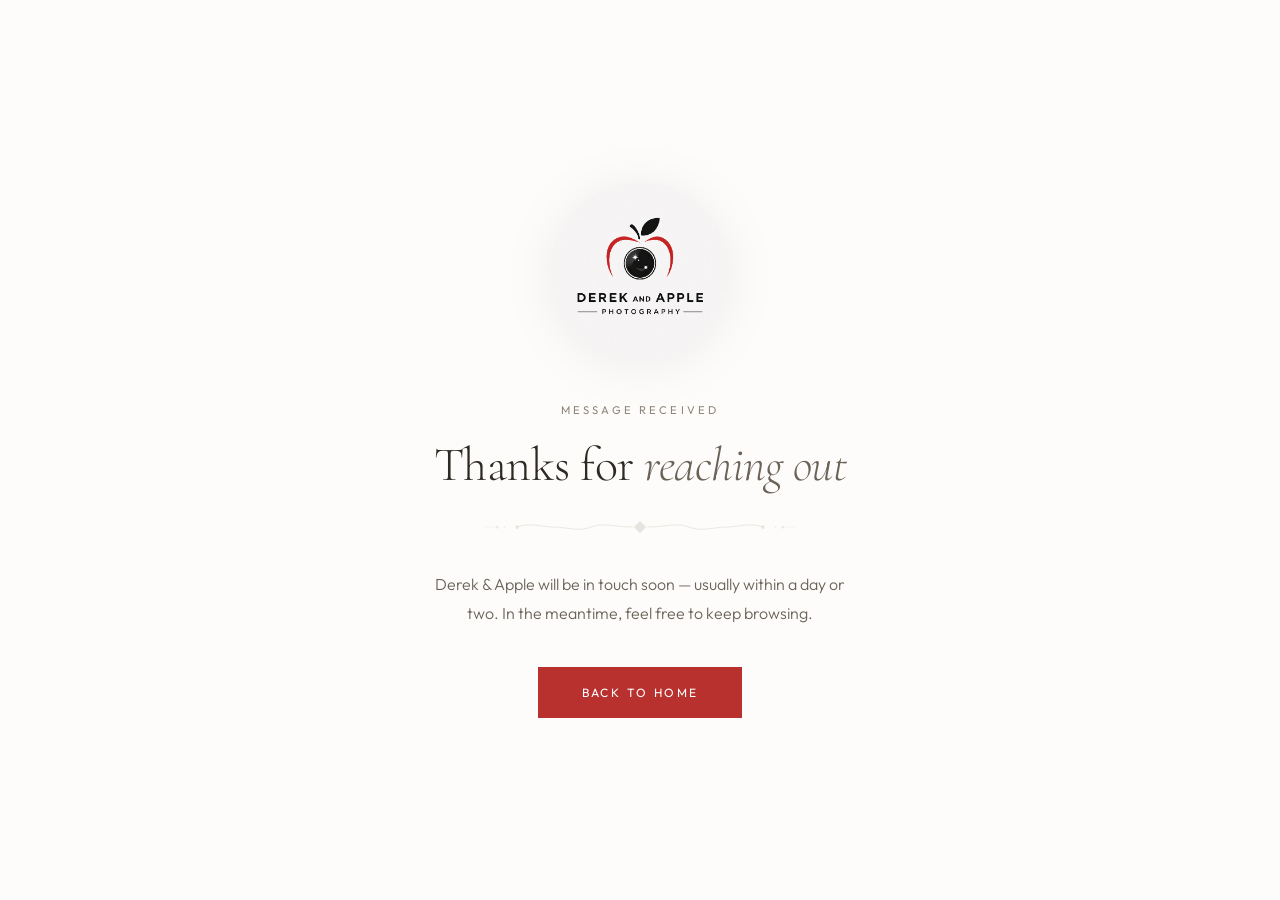
<file: success.html>
<!DOCTYPE html>
<html lang="en">
<head>
<meta charset="UTF-8">
<meta name="viewport" content="width=device-width, initial-scale=1.0">
<title>Thanks for reaching out — Derek &amp; Apple Photography</title>
<link rel="preconnect" href="https://fonts.googleapis.com">
<link href="https://fonts.googleapis.com/css2?family=Cormorant+Garamond:ital,wght@0,300;0,400;0,600;1,300;1,400&family=Outfit:wght@300;400;500&display=swap" rel="stylesheet">
<style>
  :root {
    --bg:      #fdfcfa;
    --surface: #f7f5f0;
    --s200: #e8e4de;
    --s300: #d4cec5;
    --s400: #b5ada1;
    --s500: #8f867a;
    --s600: #6b6358;
    --s800: #2d2923;
    --red:     #b8312f;
    --red-hov: #9a2826;
    --fd: 'Cormorant Garamond', Georgia, serif;
    --fb: 'Outfit', system-ui, sans-serif;
  }
  *, *::before, *::after { box-sizing: border-box; margin: 0; padding: 0; }
  body {
    font-family: var(--fb);
    background: var(--bg);
    color: var(--s800);
    font-weight: 300;
    line-height: 1.6;
    min-height: 100svh;
    display: flex;
    align-items: center;
    justify-content: center;
    padding: 2rem;
    -webkit-font-smoothing: antialiased;
  }
  .success-card {
    max-width: 520px;
    text-align: center;
    padding: 2rem 1rem;
  }
  .success-logo-circle {
    width: clamp(120px, 22vw, 180px);
    height: clamp(120px, 22vw, 180px);
    margin: 0 auto 2.5rem;
    background: #fff;
    border-radius: 50%;
    overflow: hidden;
    display: flex;
    align-items: center;
    justify-content: center;
    filter: drop-shadow(0 4px 24px rgba(0,0,0,0.06));
  }
  .success-logo {
    width: 100%;
    height: 100%;
    object-fit: cover;
    display: block;
  }
  .eyebrow {
    font-size: 0.7rem;
    font-weight: 400;
    letter-spacing: 0.28em;
    text-transform: uppercase;
    color: var(--s500);
    margin-bottom: 1.25rem;
  }
  h1 {
    font-family: var(--fd);
    font-size: clamp(2rem, 5vw, 3rem);
    font-weight: 300;
    line-height: 1.1;
    letter-spacing: -0.01em;
    color: var(--s800);
    margin-bottom: 1.5rem;
  }
  h1 em { font-style: italic; color: var(--s600); }
  .lede {
    font-size: 1rem;
    color: var(--s600);
    max-width: 420px;
    margin: 0 auto 2.5rem;
    line-height: 1.78;
  }
  .home-link {
    display: inline-block;
    font-size: 0.75rem;
    font-weight: 400;
    letter-spacing: 0.2em;
    text-transform: uppercase;
    color: white;
    background: var(--red);
    padding: 1rem 2.75rem;
    text-decoration: none;
    transition: background 0.3s, transform 0.2s;
  }
  .home-link:hover { background: var(--red-hov); transform: translateY(-2px); }

  /* Divider — same flourish as section dividers */
  .art-divider {
    display: block;
    width: 100%;
    max-width: 320px;
    margin: 0 auto 2rem;
    color: var(--s300);
  }

  @media (max-width: 640px) {
    .home-link { display: block; width: 100%; max-width: 300px; margin: 0 auto; }
  }
</style>
</head>
<body>
  <div class="success-card">
    <div class="success-logo-circle">
      <img class="success-logo" src="assets/logo/logo.png" alt="Derek &amp; Apple Photography">
    </div>
    <p class="eyebrow">Message Received</p>
    <h1>Thanks for <em>reaching out</em></h1>
    <svg class="art-divider" viewBox="0 0 520 36" fill="none" xmlns="http://www.w3.org/2000/svg">
      <polygon points="260,8 270,18 260,28 250,18" fill="currentColor" opacity="0.5"/>
      <path d="M248,18 C220,18 200,10 180,18 C160,26 140,18 120,18 C100,18 80,10 60,18" stroke="currentColor" stroke-width="1.2" fill="none" opacity="0.6"/>
      <circle cx="60" cy="18" r="3" fill="currentColor" opacity="0.45"/>
      <circle cx="40" cy="18" r="1.5" fill="currentColor" opacity="0.3"/>
      <circle cx="28" cy="18" r="2.5" fill="currentColor" opacity="0.35"/>
      <line x1="28" x2="8" y1="18" y2="18" stroke="currentColor" stroke-width="1" opacity="0.3"/>
      <path d="M272,18 C300,18 320,10 340,18 C360,26 380,18 400,18 C420,18 440,10 460,18" stroke="currentColor" stroke-width="1.2" fill="none" opacity="0.6"/>
      <circle cx="460" cy="18" r="3" fill="currentColor" opacity="0.45"/>
      <circle cx="480" cy="18" r="1.5" fill="currentColor" opacity="0.3"/>
      <circle cx="492" cy="18" r="2.5" fill="currentColor" opacity="0.35"/>
      <line x1="492" x2="512" y1="18" y2="18" stroke="currentColor" stroke-width="1" opacity="0.3"/>
    </svg>
    <p class="lede">Derek &amp; Apple will be in touch soon — usually within a day or two. In the meantime, feel free to keep browsing.</p>
    <a class="home-link" href="/">Back to Home</a>
  </div>
</body>
</html>
</file>
